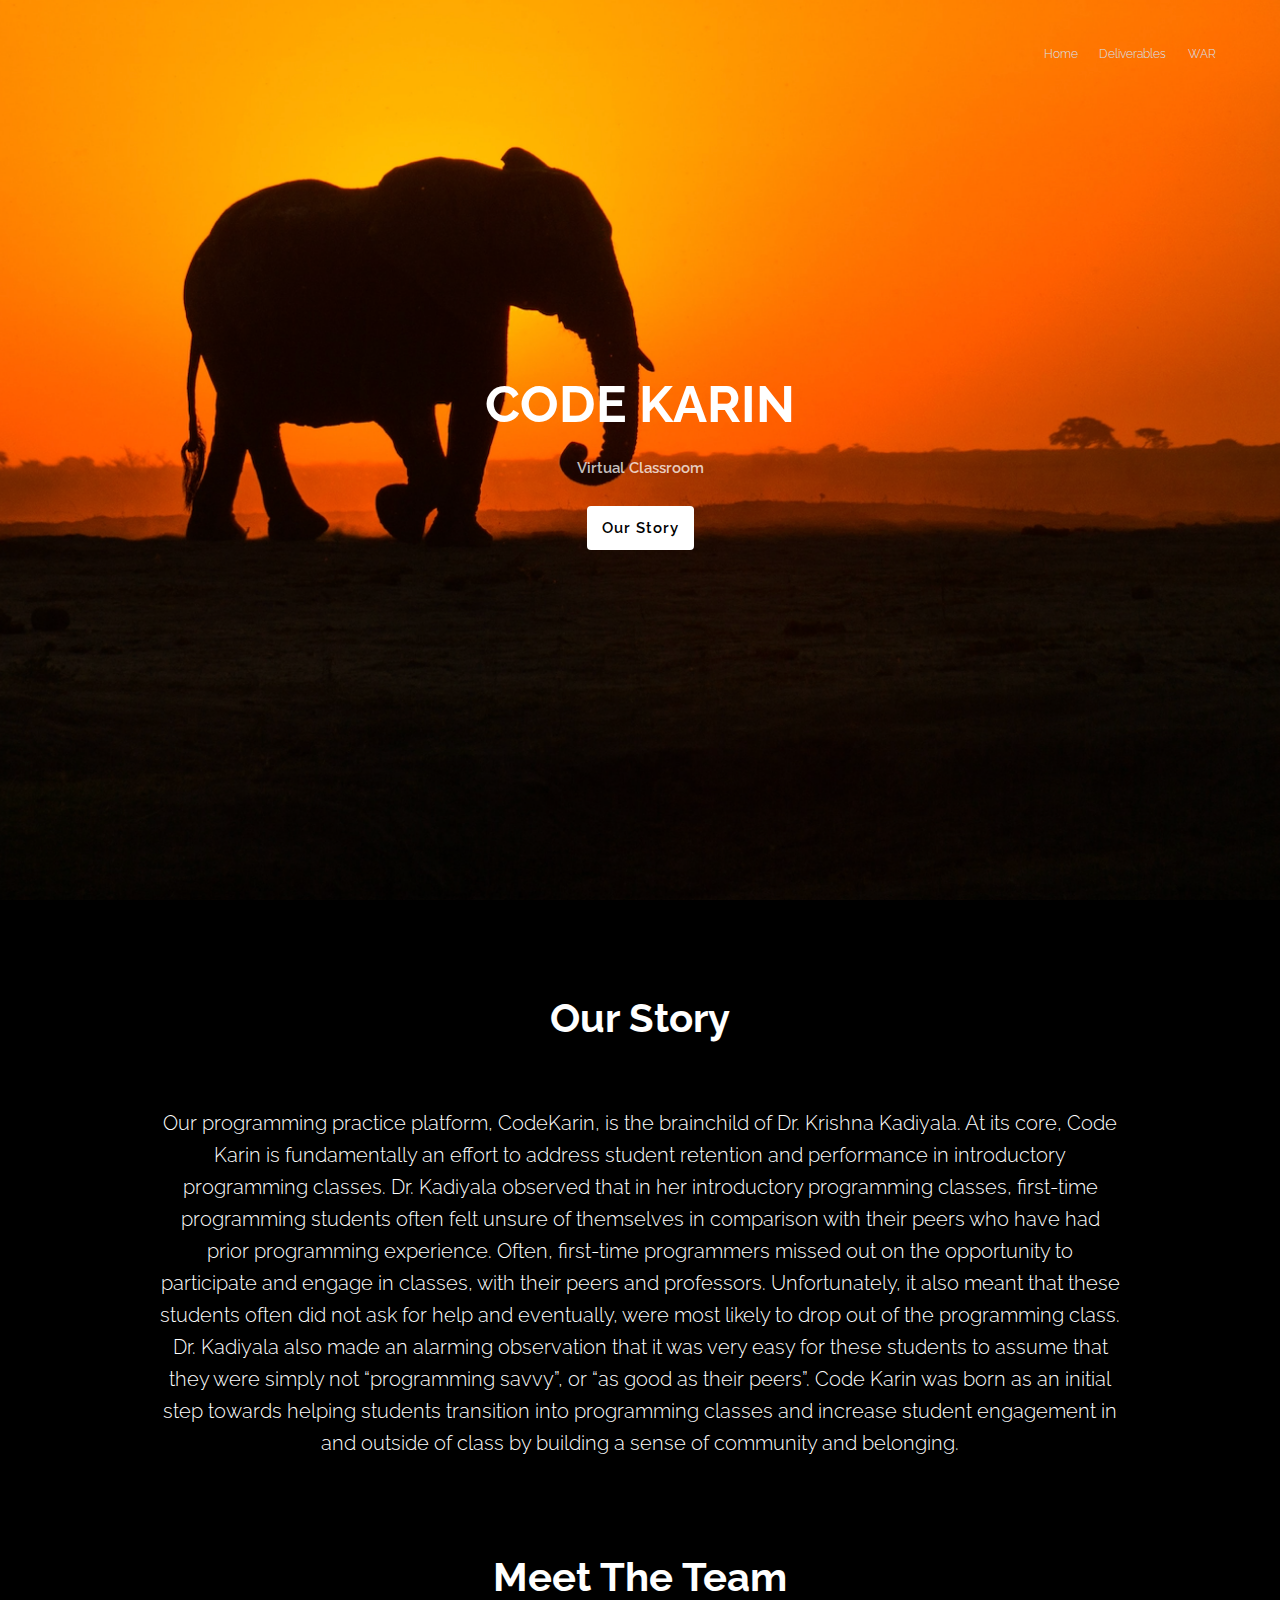
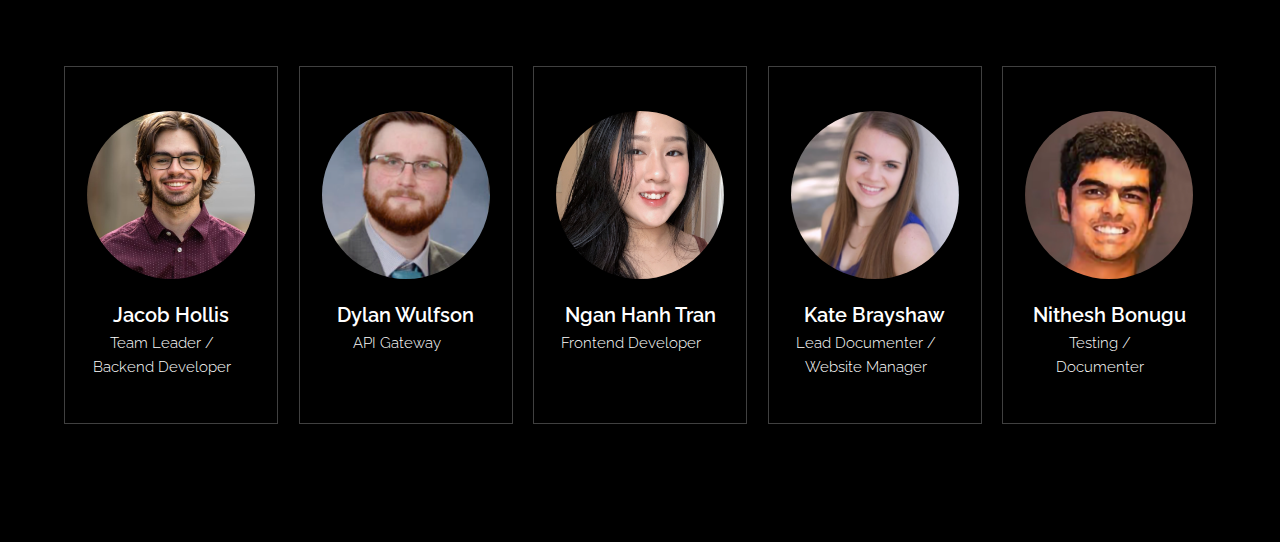
<file: index.html>
<!DOCTYPE HTML>
<!--
	Theory by TEMPLATED
	templated.co @templatedco
	Released for free under the Creative Commons Attribution 3.0 license (templated.co/license)
-->
<html>
	<head>
		<title>Code Karin</title>
		<meta charset="utf-8" />
		<meta name="viewport" content="width=device-width, initial-scale=1" />
		<link rel="stylesheet" href="./assets/css/main.css" />
	</head>
	<body>

		<!-- Header -->
			<header id="header">
				<div class="item-wrap">
					
					<nav id="nav">
						<a href="index.html">Home</a>
						<a href="deliverables.html">Deliverables</a>
						<a href="./assets/pdf/WAR/Weekly Activity Report.pdf">WAR</a>
					</nav>
					<a href="#navPanel" class="navPanelToggle"><span class="fa fa-bars"></span></a>
				</div>
			</header>

		<!-- Banner -->
			<section id="banner-main">
				<h1>Code Karin</h1>
				<p>Virtual Classroom</p>
				<a class="hero__action-btn" href="#ourStory">Our Story</a>
			</section>

		<!-- OUR STORY -->
		<section id="ourStory" class="wrapper style1 special">
			<header>
				<h2>Our Story</h2>
			</header>
			
			<p>Our programming practice platform, CodeKarin, is the brainchild of Dr. Krishna Kadiyala. At its core, Code Karin is fundamentally an effort to address student retention and performance in introductory programming classes. Dr. Kadiyala observed that in her introductory programming classes, first-time programming students often felt unsure of themselves in comparison with their peers who have had prior programming experience. Often, first-time programmers missed out on the opportunity to participate and engage in classes, with their peers and professors. Unfortunately, it also meant that these students often did not ask for help and eventually, were most likely to drop out of the programming class. Dr. Kadiyala also made an alarming observation that it was very easy for these students to assume that they were simply not “programming savvy”, or “as good as their peers”. Code Karin was born as an initial step towards helping students transition into programming classes and increase student engagement in and outside of class by building a sense of community and belonging.</p>
		</section>
		<!-- Meet the team -->
			<section id="second" class="wrapper style1 special">
				<div class="item-wrap">
					<header>
						<h2>Meet The Team</h2>
					</header>
					<div class="flex flex-5">
						<div class="box-item person">
							<div class="image circle">
								<img src="./assets/images/team lead_Backend Developer.png" alt="Person 1" />
							</div>
							<h3>Jacob Hollis</h3>
							<p>Team Leader / Backend Developer</p>
						</div>
						<div class="box-item person">
							<div class="image circle">
								<img src="./assets/images/API Gateway.png" alt="Person 2" />
							</div>
							<h3>Dylan Wulfson</h3>
							<p>API Gateway</p>
						</div>
						<div class="box-item person">
							<div class="image circle">
								<img src="./assets/images/Frontend Developer.png" alt="Person 3" />
							</div>
							<h3>Ngan Hanh Tran</h3>
							<p>Frontend Developer</p>
						</div>
						<div class="box-item person">
							<div class="image circle">
								<img src="./assets/images/Database.png" alt="Person 4" />
							</div>
							<h3>Kate Brayshaw</h3>
							<p>Lead Documenter / Website Manager</p>
						</div>
						<div class="box-item person">
							<div class="image circle">
								<img src="./assets/images/JUnit Testing.png" alt="Person 1" />
							</div>
							<h3>Nithesh Bonugu</h3>
							<p>Testing / Documenter</p>
						</div>
					</div>
				</div>
			</section>

		<!-- Scripts -->
			<script src="./assets/js/jquery.min.js"></script>
			<script src="./assets/js/skel.min.js"></script>
			<script src="./assets/js/util.js"></script>
			<script src="./assets/js/main.js"></script>
			<script>
				$(".hero__action-btn").on("click", function (e) {
					var i = $(this.getAttribute("href"));
					i.length &&
						(e.preventDefault(),
							$("html, body").animate(
								{
									scrollTop: i.offset().top,
								},
								600
							));
				});
			</script>
	</body>
</html>
</file>
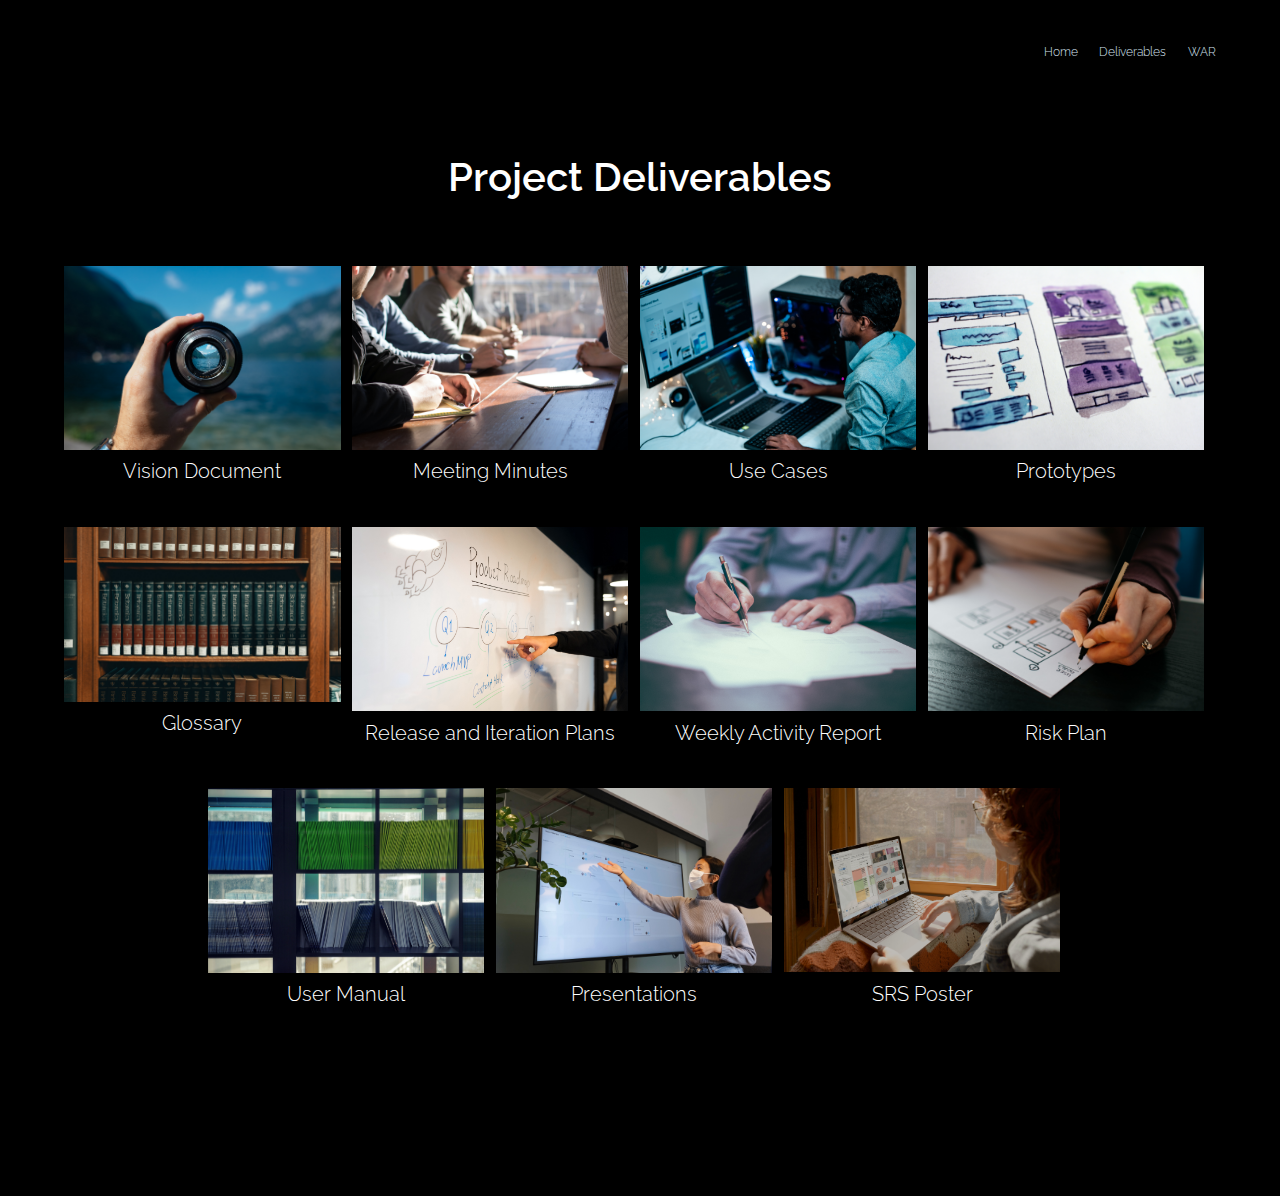
<file: deliverables.html>
<!DOCTYPE HTML>
<html>

<head>
	<title>Code Karin Deliverables</title>
	<meta charset="utf-8" />
	<meta name="viewport" content="width=device-width, initial-scale=1" />
	<link rel="stylesheet" href="./assets/css/main.css" />
</head>

<body class="subpage deliverable-page">

	<!-- Header -->
	<header id="header">
		<div class="item-wrap">
			<nav id="nav">
				<a href="index.html">Home</a>
				<a href="deliverables.html">Deliverables</a>
				<a href="./assets/pdf/WAR/Weekly Activity Report.pdf">WAR</a>
			</nav>
			<a href="#navPanel" class="navPanelToggle"><span class="fa fa-bars"></span></a>
		</div>
	</header>

	<!-- Three -->
	<section id="three" class="wrapper deliverable__section">
		<div class="item-wrap">
			<header class="align-center">
				<h2>Project Deliverables</h2>
			</header>

			<div class="flex flex-1">
				<article>
					<a href="./assets/pdf/2 Vision.docx.pdf">
						<div class="image fit">
							<img src="./assets/images/Deliverables/Vision/VisionDocument.jpg" alt="Pic 01" />
						</div>
						<header>
							<h3>Vision Document</h3>
						</header>
					</a>
				</article>
				<article>
					<a
						href="./assets/pdf/Meeting Minutes .xlsx.pdf">
						<div class="image fit">
							<img src="./assets/images/Deliverables/TeamMeetings/TeamMeeting.jpg" alt="Pic 01" />
						</div>
						<header>
							<h3>Meeting Minutes</h3>
						</header>
					</a>
				</article>
				<article>
					<a href="./assets/pdf/3 Use Cases.docx.pdf">
						<div class="image fit">
							<img src="./assets/images/Deliverables/Usecase/usecase.jpg" alt="Pic 02" />
						</div>
						<header>
							<h3>Use Cases</h3>
						</header>
					</a>
				</article>
				<article>
					<a href="./assets/pdf/Prototyping.docx.pdf">
						<div class="image fit">
							<img src="./assets/images/Deliverables/prototypes/prototypes.jpg" alt="Pic 01" />
						</div>
						<header>
							<h3>Prototypes</h3>
						</header>
					</a>
				</article>
				<article>
					<a href="./assets/pdf/1 Glossary.docx.pdf">
						<div class="image fit">
							<img src="./assets/images/Deliverables/Glossary/glossary.jpg" alt="Pic 01" />
						</div>
						<header>
							<h3>Glossary</h3>
						</header>
					</a>
				</article>
				<article>
					<a href="./assets/pdf/Iteration1-PLAN-3.pdf">
						<div class="image fit">
							<img src="./assets/images/Deliverables/ReleaseandIterationPlans/ReleaseandIterationPlans.jpg"
								alt="Pic 01" />
						</div>
						<header>
							<h3>Release and Iteration Plans</h3>
						</header>
					</a>
				</article>
				<article>
					<a
						href="./assets/pdf/2Weekly Activity Report.pdf">
						<div class="image fit">
							<img src="./assets/images/Deliverables/WAR/WeeklyActivityReports.jpg" alt="Pic 01" />
						</div>
						<header>
							<h3>Weekly Activity Report</h3>
						</header>
					</a>
				</article>
				
				<article>
					<a href="./assets/pdf/Risk Plan.pdf">
						<div class="image fit">
							<img src="./assets/images/Deliverables/Risk Plan/RiskPlan.jpg" alt="Pic 01" />
						</div>
						<header>
							<h3>Risk Plan</h3>
						</header>
					</a>
				</article>
				<article>
					<a href="./assets/pdf/4 User Manual.docx.pdf">
						<div class="image fit">
							<img src="./assets/images/Deliverables/ManualsandDocuments/ManualsandDocuments.jpg"
								alt="Pic 01" />
						</div>
						<header>
							<h3>User Manual</h3>
						</header>
					</a>
				</article>
				<!-- <article>
					<a href="https://docs.google.com/document/d/19sn8y2XqVtJMHaIcbmmHI-T3xwPUNKby9PwgZA79URE/edit ">
						<div class="image fit">
							<img src="./assets/images/Deliverables/ManualsandDocuments/DeveloperManual.jpg"
								alt="Pic 01" />
						</div>
						<header>
							<h3>Developer Manual</h3>
						</header>
					</a>
				</article> -->
				<article>
					<a href="./assets/pdf/Karin-SoftwareEngineering-Presentation.pdf">
					<div class="image fit">
						<img src="./assets/images/Deliverables/presentation/presentation.jpg" alt="Pic 01" />
					</div>
					<header>
						<h3>Presentations</h3>
					</header>
				</a>
				</article>
				<article>
					<a href="./assets/pdf/SRSPoster.pdf">
					<div class="image fit">
						<img src="./assets/images/Deliverables/presentation/SRSPoster.jpg" alt="Pic 01" />
					</div>
					<header>
						<h3>SRS Poster</h3>
					</header>
				</a>
				</article>

			</div>
		</div>
	</section>

	<script src="./assets/js/jquery.min.js"></script>
	<script src="./assets/js/skel.min.js"></script>
	<script src="./assets/js/util.js"></script>
	<script src="./assets/js/main.js"></script>
</body>

</html>
</file>
<file: assets/css/main.css>
@charset "UTF-8";
@import url(font-awesome.css);
@import "https://fonts.googleapis.com/css?family=Raleway:100,300,600";

/*
	Theory by TEMPLATED
	templated.co @templatedco
	Released for free under the Creative Commons Attribution 3.0 license (templated.co/license)
*/

/* Reset */

html,
body,
div,
span,
applet,
object,
iframe,
h1,
h2,
h3,
h4,
h5,
h6,
p,
blockquote,
pre,
a,
abbr,
acronym,
address,
big,
cite,
code,
del,
dfn,
em,
img,
ins,
kbd,
q,
s,
samp,
small,
strike,
strong,
sub,
sup,
tt,
var,
b,
u,
i,
center,
dl,
dt,
dd,
ol,
ul,
li,
fieldset,
form,
label,
legend,
table,
caption,
tbody,
tfoot,
thead,
tr,
th,
td,
article,
aside,
canvas,
details,
embed,
figure,
figcaption,
footer,
header,
hgroup,
menu,
nav,
output,
ruby,
section,
summary,
time,
mark,
audio,
video {
  margin: 0;
  padding: 0;
  border: 0;
  font-size: 100%;
  font: inherit;
  vertical-align: baseline;
}

article,
aside,
details,
figcaption,
figure,
footer,
header,
hgroup,
menu,
nav,
section {
  display: block;
}

body {
  line-height: 1;
}

ol,
ul {
  list-style: none;
}

blockquote,
q {
  quotes: none;
}

blockquote:before,
blockquote:after,
q:before,
q:after {
  content: "";
  content: none;
}

table {
  border-collapse: collapse;
  border-spacing: 0;
}

body {
  -webkit-text-size-adjust: none;
}

/* Box Model */

*,
*:before,
*:after {
  -moz-box-sizing: border-box;
  -webkit-box-sizing: border-box;
  box-sizing: border-box;
}

/* Containers */

.container {
  margin-left: auto;
  margin-right: auto;
}

.container.\31 25\25 {
  width: 100%;
  max-width: 100em;
  min-width: 80em;
}

.container.\37 5\25 {
  width: 60em;
}

.container.\35 0\25 {
  width: 40em;
}

.container.\32 5\25 {
  width: 20em;
}

.container {
  width: 80em;
}

@media screen and (max-width: 1680px) {
  .container.\31 25\25 {
    width: 100%;
    max-width: 100em;
    min-width: 80em;
  }

  .container.\37 5\25 {
    width: 60em;
  }

  .container.\35 0\25 {
    width: 40em;
  }

  .container.\32 5\25 {
    width: 20em;
  }

  .container {
    width: 80em;
  }
}

@media screen and (max-width: 1280px) {
  .container.\31 25\25 {
    width: 100%;
    max-width: 81.25em;
    min-width: 65em;
  }

  .container.\37 5\25 {
    width: 48.75em;
  }

  .container.\35 0\25 {
    width: 32.5em;
  }

  .container.\32 5\25 {
    width: 16.25em;
  }

  .container {
    width: 65em;
  }
}

@media screen and (max-width: 980px) {
  .container.\31 25\25 {
    width: 100%;
    max-width: 112.5%;
    min-width: 90%;
  }

  .container.\37 5\25 {
    width: 67.5%;
  }

  .container.\35 0\25 {
    width: 45%;
  }

  .container.\32 5\25 {
    width: 22.5%;
  }

  .container {
    width: 90%;
  }
}

@media screen and (max-width: 736px) {
  .container.\31 25\25 {
    width: 100%;
    max-width: 112.5%;
    min-width: 90%;
  }

  .container.\37 5\25 {
    width: 67.5%;
  }

  .container.\35 0\25 {
    width: 45%;
  }

  .container.\32 5\25 {
    width: 22.5%;
  }

  .container {
    width: 90% !important;
  }
}

@media screen and (max-width: 480px) {
  .container.\31 25\25 {
    width: 100%;
    max-width: 112.5%;
    min-width: 90%;
  }

  .container.\37 5\25 {
    width: 67.5%;
  }

  .container.\35 0\25 {
    width: 45%;
  }

  .container.\32 5\25 {
    width: 22.5%;
  }

  .container {
    width: 90% !important;
  }
}

/* Grid */

.row {
  border-bottom: solid 1px transparent;
  -moz-box-sizing: border-box;
  -webkit-box-sizing: border-box;
  box-sizing: border-box;
}

.row > * {
  float: left;
  -moz-box-sizing: border-box;
  -webkit-box-sizing: border-box;
  box-sizing: border-box;
}

.row:after,
.row:before {
  content: "";
  display: block;
  clear: both;
  height: 0;
}

.row.uniform > * > :first-child {
  margin-top: 0;
}

.row.uniform > * > :last-child {
  margin-bottom: 0;
}

.row.\30 \25 > * {
  padding: 0 0 0 0em;
}

.row.\30 \25 {
  margin: 0 0 -1px 0em;
}

.row.uniform.\30 \25 > * {
  padding: 0em 0 0 0em;
}

.row.uniform.\30 \25 {
  margin: 0em 0 -1px 0em;
}

.row > * {
  padding: 0 0 0 2em;
}

.row {
  margin: 0 0 -1px -2em;
}

.row.uniform > * {
  padding: 2em 0 0 2em;
}

.row.uniform {
  margin: -2em 0 -1px -2em;
}

.row.\32 00\25 > * {
  padding: 0 0 0 4em;
}

.row.\32 00\25 {
  margin: 0 0 -1px -4em;
}

.row.uniform.\32 00\25 > * {
  padding: 4em 0 0 4em;
}

.row.uniform.\32 00\25 {
  margin: -4em 0 -1px -4em;
}

.row.\31 50\25 > * {
  padding: 0 0 0 3em;
}

.row.\31 50\25 {
  margin: 0 0 -1px -3em;
}

.row.uniform.\31 50\25 > * {
  padding: 3em 0 0 3em;
}

.row.uniform.\31 50\25 {
  margin: -3em 0 -1px -3em;
}

.row.\35 0\25 > * {
  padding: 0 0 0 1em;
}

.row.\35 0\25 {
  margin: 0 0 -1px -1em;
}

.row.uniform.\35 0\25 > * {
  padding: 1em 0 0 1em;
}

.row.uniform.\35 0\25 {
  margin: -1em 0 -1px -1em;
}

.row.\32 5\25 > * {
  padding: 0 0 0 0.5em;
}

.row.\32 5\25 {
  margin: 0 0 -1px -0.5em;
}

.row.uniform.\32 5\25 > * {
  padding: 0.5em 0 0 0.5em;
}

.row.uniform.\32 5\25 {
  margin: -0.5em 0 -1px -0.5em;
}

.\31 2u,
.\31 2u\24 {
  width: 100%;
  clear: none;
  margin-left: 0;
}

.\31 1u,
.\31 1u\24 {
  width: 91.6666666667%;
  clear: none;
  margin-left: 0;
}

.\31 0u,
.\31 0u\24 {
  width: 83.3333333333%;
  clear: none;
  margin-left: 0;
}

.\39 u,
.\39 u\24 {
  width: 75%;
  clear: none;
  margin-left: 0;
}

.\38 u,
.\38 u\24 {
  width: 66.6666666667%;
  clear: none;
  margin-left: 0;
}

.\37 u,
.\37 u\24 {
  width: 58.3333333333%;
  clear: none;
  margin-left: 0;
}

.\36 u,
.\36 u\24 {
  width: 50%;
  clear: none;
  margin-left: 0;
}

.\35 u,
.\35 u\24 {
  width: 41.6666666667%;
  clear: none;
  margin-left: 0;
}

.\34 u,
.\34 u\24 {
  width: 33.3333333333%;
  clear: none;
  margin-left: 0;
}

.\33 u,
.\33 u\24 {
  width: 25%;
  clear: none;
  margin-left: 0;
}

.\32 u,
.\32 u\24 {
  width: 16.6666666667%;
  clear: none;
  margin-left: 0;
}

.\31 u,
.\31 u\24 {
  width: 8.3333333333%;
  clear: none;
  margin-left: 0;
}

.\31 2u\24 + *,
.\31 1u\24 + *,
.\31 0u\24 + *,
.\39 u\24 + *,
.\38 u\24 + *,
.\37 u\24 + *,
.\36 u\24 + *,
.\35 u\24 + *,
.\34 u\24 + *,
.\33 u\24 + *,
.\32 u\24 + *,
.\31 u\24 + * {
  clear: left;
}

.\-11u {
  margin-left: 91.66667%;
}

.\-10u {
  margin-left: 83.33333%;
}

.\-9u {
  margin-left: 75%;
}

.\-8u {
  margin-left: 66.66667%;
}

.\-7u {
  margin-left: 58.33333%;
}

.\-6u {
  margin-left: 50%;
}

.\-5u {
  margin-left: 41.66667%;
}

.\-4u {
  margin-left: 33.33333%;
}

.\-3u {
  margin-left: 25%;
}

.\-2u {
  margin-left: 16.66667%;
}

.\-1u {
  margin-left: 8.33333%;
}

@media screen and (max-width: 1680px) {
  .row > * {
    padding: 0 0 0 2em;
  }

  .row {
    margin: 0 0 -1px -2em;
  }

  .row.uniform > * {
    padding: 2em 0 0 2em;
  }

  .row.uniform {
    margin: -2em 0 -1px -2em;
  }

  .row.\32 00\25 > * {
    padding: 0 0 0 4em;
  }

  .row.\32 00\25 {
    margin: 0 0 -1px -4em;
  }

  .row.uniform.\32 00\25 > * {
    padding: 4em 0 0 4em;
  }

  .row.uniform.\32 00\25 {
    margin: -4em 0 -1px -4em;
  }

  .row.\31 50\25 > * {
    padding: 0 0 0 3em;
  }

  .row.\31 50\25 {
    margin: 0 0 -1px -3em;
  }

  .row.uniform.\31 50\25 > * {
    padding: 3em 0 0 3em;
  }

  .row.uniform.\31 50\25 {
    margin: -3em 0 -1px -3em;
  }

  .row.\35 0\25 > * {
    padding: 0 0 0 1em;
  }

  .row.\35 0\25 {
    margin: 0 0 -1px -1em;
  }

  .row.uniform.\35 0\25 > * {
    padding: 1em 0 0 1em;
  }

  .row.uniform.\35 0\25 {
    margin: -1em 0 -1px -1em;
  }

  .row.\32 5\25 > * {
    padding: 0 0 0 0.5em;
  }

  .row.\32 5\25 {
    margin: 0 0 -1px -0.5em;
  }

  .row.uniform.\32 5\25 > * {
    padding: 0.5em 0 0 0.5em;
  }

  .row.uniform.\32 5\25 {
    margin: -0.5em 0 -1px -0.5em;
  }

  .\31 2u\28xlarge\29,
  .\31 2u\24\28xlarge\29 {
    width: 100%;
    clear: none;
    margin-left: 0;
  }

  .\31 1u\28xlarge\29,
  .\31 1u\24\28xlarge\29 {
    width: 91.6666666667%;
    clear: none;
    margin-left: 0;
  }

  .\31 0u\28xlarge\29,
  .\31 0u\24\28xlarge\29 {
    width: 83.3333333333%;
    clear: none;
    margin-left: 0;
  }

  .\39 u\28xlarge\29,
  .\39 u\24\28xlarge\29 {
    width: 75%;
    clear: none;
    margin-left: 0;
  }

  .\38 u\28xlarge\29,
  .\38 u\24\28xlarge\29 {
    width: 66.6666666667%;
    clear: none;
    margin-left: 0;
  }

  .\37 u\28xlarge\29,
  .\37 u\24\28xlarge\29 {
    width: 58.3333333333%;
    clear: none;
    margin-left: 0;
  }

  .\36 u\28xlarge\29,
  .\36 u\24\28xlarge\29 {
    width: 50%;
    clear: none;
    margin-left: 0;
  }

  .\35 u\28xlarge\29,
  .\35 u\24\28xlarge\29 {
    width: 41.6666666667%;
    clear: none;
    margin-left: 0;
  }

  .\34 u\28xlarge\29,
  .\34 u\24\28xlarge\29 {
    width: 33.3333333333%;
    clear: none;
    margin-left: 0;
  }

  .\33 u\28xlarge\29,
  .\33 u\24\28xlarge\29 {
    width: 25%;
    clear: none;
    margin-left: 0;
  }

  .\32 u\28xlarge\29,
  .\32 u\24\28xlarge\29 {
    width: 16.6666666667%;
    clear: none;
    margin-left: 0;
  }

  .\31 u\28xlarge\29,
  .\31 u\24\28xlarge\29 {
    width: 8.3333333333%;
    clear: none;
    margin-left: 0;
  }

  .\31 2u\24\28xlarge\29 + *,
  .\31 1u\24\28xlarge\29 + *,
  .\31 0u\24\28xlarge\29 + *,
  .\39 u\24\28xlarge\29 + *,
  .\38 u\24\28xlarge\29 + *,
  .\37 u\24\28xlarge\29 + *,
  .\36 u\24\28xlarge\29 + *,
  .\35 u\24\28xlarge\29 + *,
  .\34 u\24\28xlarge\29 + *,
  .\33 u\24\28xlarge\29 + *,
  .\32 u\24\28xlarge\29 + *,
  .\31 u\24\28xlarge\29 + * {
    clear: left;
  }

  .\-11u\28xlarge\29 {
    margin-left: 91.66667%;
  }

  .\-10u\28xlarge\29 {
    margin-left: 83.33333%;
  }

  .\-9u\28xlarge\29 {
    margin-left: 75%;
  }

  .\-8u\28xlarge\29 {
    margin-left: 66.66667%;
  }

  .\-7u\28xlarge\29 {
    margin-left: 58.33333%;
  }

  .\-6u\28xlarge\29 {
    margin-left: 50%;
  }

  .\-5u\28xlarge\29 {
    margin-left: 41.66667%;
  }

  .\-4u\28xlarge\29 {
    margin-left: 33.33333%;
  }

  .\-3u\28xlarge\29 {
    margin-left: 25%;
  }

  .\-2u\28xlarge\29 {
    margin-left: 16.66667%;
  }

  .\-1u\28xlarge\29 {
    margin-left: 8.33333%;
  }
}

@media screen and (max-width: 1280px) {
  .row > * {
    padding: 0 0 0 1.5em;
  }

  .row {
    margin: 0 0 -1px -1.5em;
  }

  .row.uniform > * {
    padding: 1.5em 0 0 1.5em;
  }

  .row.uniform {
    margin: -1.5em 0 -1px -1.5em;
  }

  .row.\32 00\25 > * {
    padding: 0 0 0 3em;
  }

  .row.\32 00\25 {
    margin: 0 0 -1px -3em;
  }

  .row.uniform.\32 00\25 > * {
    padding: 3em 0 0 3em;
  }

  .row.uniform.\32 00\25 {
    margin: -3em 0 -1px -3em;
  }

  .row.\31 50\25 > * {
    padding: 0 0 0 2.25em;
  }

  .row.\31 50\25 {
    margin: 0 0 -1px -2.25em;
  }

  .row.uniform.\31 50\25 > * {
    padding: 2.25em 0 0 2.25em;
  }

  .row.uniform.\31 50\25 {
    margin: -2.25em 0 -1px -2.25em;
  }

  .row.\35 0\25 > * {
    padding: 0 0 0 0.75em;
  }

  .row.\35 0\25 {
    margin: 0 0 -1px -0.75em;
  }

  .row.uniform.\35 0\25 > * {
    padding: 0.75em 0 0 0.75em;
  }

  .row.uniform.\35 0\25 {
    margin: -0.75em 0 -1px -0.75em;
  }

  .row.\32 5\25 > * {
    padding: 0 0 0 0.375em;
  }

  .row.\32 5\25 {
    margin: 0 0 -1px -0.375em;
  }

  .row.uniform.\32 5\25 > * {
    padding: 0.375em 0 0 0.375em;
  }

  .row.uniform.\32 5\25 {
    margin: -0.375em 0 -1px -0.375em;
  }

  .\31 2u\28large\29,
  .\31 2u\24\28large\29 {
    width: 100%;
    clear: none;
    margin-left: 0;
  }

  .\31 1u\28large\29,
  .\31 1u\24\28large\29 {
    width: 91.6666666667%;
    clear: none;
    margin-left: 0;
  }

  .\31 0u\28large\29,
  .\31 0u\24\28large\29 {
    width: 83.3333333333%;
    clear: none;
    margin-left: 0;
  }

  .\39 u\28large\29,
  .\39 u\24\28large\29 {
    width: 75%;
    clear: none;
    margin-left: 0;
  }

  .\38 u\28large\29,
  .\38 u\24\28large\29 {
    width: 66.6666666667%;
    clear: none;
    margin-left: 0;
  }

  .\37 u\28large\29,
  .\37 u\24\28large\29 {
    width: 58.3333333333%;
    clear: none;
    margin-left: 0;
  }

  .\36 u\28large\29,
  .\36 u\24\28large\29 {
    width: 50%;
    clear: none;
    margin-left: 0;
  }

  .\35 u\28large\29,
  .\35 u\24\28large\29 {
    width: 41.6666666667%;
    clear: none;
    margin-left: 0;
  }

  .\34 u\28large\29,
  .\34 u\24\28large\29 {
    width: 33.3333333333%;
    clear: none;
    margin-left: 0;
  }

  .\33 u\28large\29,
  .\33 u\24\28large\29 {
    width: 25%;
    clear: none;
    margin-left: 0;
  }

  .\32 u\28large\29,
  .\32 u\24\28large\29 {
    width: 16.6666666667%;
    clear: none;
    margin-left: 0;
  }

  .\31 u\28large\29,
  .\31 u\24\28large\29 {
    width: 8.3333333333%;
    clear: none;
    margin-left: 0;
  }

  .\31 2u\24\28large\29 + *,
  .\31 1u\24\28large\29 + *,
  .\31 0u\24\28large\29 + *,
  .\39 u\24\28large\29 + *,
  .\38 u\24\28large\29 + *,
  .\37 u\24\28large\29 + *,
  .\36 u\24\28large\29 + *,
  .\35 u\24\28large\29 + *,
  .\34 u\24\28large\29 + *,
  .\33 u\24\28large\29 + *,
  .\32 u\24\28large\29 + *,
  .\31 u\24\28large\29 + * {
    clear: left;
  }

  .\-11u\28large\29 {
    margin-left: 91.66667%;
  }

  .\-10u\28large\29 {
    margin-left: 83.33333%;
  }

  .\-9u\28large\29 {
    margin-left: 75%;
  }

  .\-8u\28large\29 {
    margin-left: 66.66667%;
  }

  .\-7u\28large\29 {
    margin-left: 58.33333%;
  }

  .\-6u\28large\29 {
    margin-left: 50%;
  }

  .\-5u\28large\29 {
    margin-left: 41.66667%;
  }

  .\-4u\28large\29 {
    margin-left: 33.33333%;
  }

  .\-3u\28large\29 {
    margin-left: 25%;
  }

  .\-2u\28large\29 {
    margin-left: 16.66667%;
  }

  .\-1u\28large\29 {
    margin-left: 8.33333%;
  }
}

@media screen and (max-width: 980px) {
  .row > * {
    padding: 0 0 0 1.5em;
  }

  .row {
    margin: 0 0 -1px -1.5em;
  }

  .row.uniform > * {
    padding: 1.5em 0 0 1.5em;
  }

  .row.uniform {
    margin: -1.5em 0 -1px -1.5em;
  }

  .row.\32 00\25 > * {
    padding: 0 0 0 3em;
  }

  .row.\32 00\25 {
    margin: 0 0 -1px -3em;
  }

  .row.uniform.\32 00\25 > * {
    padding: 3em 0 0 3em;
  }

  .row.uniform.\32 00\25 {
    margin: -3em 0 -1px -3em;
  }

  .row.\31 50\25 > * {
    padding: 0 0 0 2.25em;
  }

  .row.\31 50\25 {
    margin: 0 0 -1px -2.25em;
  }

  .row.uniform.\31 50\25 > * {
    padding: 2.25em 0 0 2.25em;
  }

  .row.uniform.\31 50\25 {
    margin: -2.25em 0 -1px -2.25em;
  }

  .row.\35 0\25 > * {
    padding: 0 0 0 0.75em;
  }

  .row.\35 0\25 {
    margin: 0 0 -1px -0.75em;
  }

  .row.uniform.\35 0\25 > * {
    padding: 0.75em 0 0 0.75em;
  }

  .row.uniform.\35 0\25 {
    margin: -0.75em 0 -1px -0.75em;
  }

  .row.\32 5\25 > * {
    padding: 0 0 0 0.375em;
  }

  .row.\32 5\25 {
    margin: 0 0 -1px -0.375em;
  }

  .row.uniform.\32 5\25 > * {
    padding: 0.375em 0 0 0.375em;
  }

  .row.uniform.\32 5\25 {
    margin: -0.375em 0 -1px -0.375em;
  }

  .\31 2u\28medium\29,
  .\31 2u\24\28medium\29 {
    width: 100%;
    clear: none;
    margin-left: 0;
  }

  .\31 1u\28medium\29,
  .\31 1u\24\28medium\29 {
    width: 91.6666666667%;
    clear: none;
    margin-left: 0;
  }

  .\31 0u\28medium\29,
  .\31 0u\24\28medium\29 {
    width: 83.3333333333%;
    clear: none;
    margin-left: 0;
  }

  .\39 u\28medium\29,
  .\39 u\24\28medium\29 {
    width: 75%;
    clear: none;
    margin-left: 0;
  }

  .\38 u\28medium\29,
  .\38 u\24\28medium\29 {
    width: 66.6666666667%;
    clear: none;
    margin-left: 0;
  }

  .\37 u\28medium\29,
  .\37 u\24\28medium\29 {
    width: 58.3333333333%;
    clear: none;
    margin-left: 0;
  }

  .\36 u\28medium\29,
  .\36 u\24\28medium\29 {
    width: 50%;
    clear: none;
    margin-left: 0;
  }

  .\35 u\28medium\29,
  .\35 u\24\28medium\29 {
    width: 41.6666666667%;
    clear: none;
    margin-left: 0;
  }

  .\34 u\28medium\29,
  .\34 u\24\28medium\29 {
    width: 33.3333333333%;
    clear: none;
    margin-left: 0;
  }

  .\33 u\28medium\29,
  .\33 u\24\28medium\29 {
    width: 25%;
    clear: none;
    margin-left: 0;
  }

  .\32 u\28medium\29,
  .\32 u\24\28medium\29 {
    width: 16.6666666667%;
    clear: none;
    margin-left: 0;
  }

  .\31 u\28medium\29,
  .\31 u\24\28medium\29 {
    width: 8.3333333333%;
    clear: none;
    margin-left: 0;
  }

  .\31 2u\24\28medium\29 + *,
  .\31 1u\24\28medium\29 + *,
  .\31 0u\24\28medium\29 + *,
  .\39 u\24\28medium\29 + *,
  .\38 u\24\28medium\29 + *,
  .\37 u\24\28medium\29 + *,
  .\36 u\24\28medium\29 + *,
  .\35 u\24\28medium\29 + *,
  .\34 u\24\28medium\29 + *,
  .\33 u\24\28medium\29 + *,
  .\32 u\24\28medium\29 + *,
  .\31 u\24\28medium\29 + * {
    clear: left;
  }

  .\-11u\28medium\29 {
    margin-left: 91.66667%;
  }

  .\-10u\28medium\29 {
    margin-left: 83.33333%;
  }

  .\-9u\28medium\29 {
    margin-left: 75%;
  }

  .\-8u\28medium\29 {
    margin-left: 66.66667%;
  }

  .\-7u\28medium\29 {
    margin-left: 58.33333%;
  }

  .\-6u\28medium\29 {
    margin-left: 50%;
  }

  .\-5u\28medium\29 {
    margin-left: 41.66667%;
  }

  .\-4u\28medium\29 {
    margin-left: 33.33333%;
  }

  .\-3u\28medium\29 {
    margin-left: 25%;
  }

  .\-2u\28medium\29 {
    margin-left: 16.66667%;
  }

  .\-1u\28medium\29 {
    margin-left: 8.33333%;
  }
}

@media screen and (max-width: 736px) {
  .row > * {
    padding: 0 0 0 1.25em;
  }

  .row {
    margin: 0 0 -1px -1.25em;
  }

  .row.uniform > * {
    padding: 1.25em 0 0 1.25em;
  }

  .row.uniform {
    margin: -1.25em 0 -1px -1.25em;
  }

  .row.\32 00\25 > * {
    padding: 0 0 0 2.5em;
  }

  .row.\32 00\25 {
    margin: 0 0 -1px -2.5em;
  }

  .row.uniform.\32 00\25 > * {
    padding: 2.5em 0 0 2.5em;
  }

  .row.uniform.\32 00\25 {
    margin: -2.5em 0 -1px -2.5em;
  }

  .row.\31 50\25 > * {
    padding: 0 0 0 1.875em;
  }

  .row.\31 50\25 {
    margin: 0 0 -1px -1.875em;
  }

  .row.uniform.\31 50\25 > * {
    padding: 1.875em 0 0 1.875em;
  }

  .row.uniform.\31 50\25 {
    margin: -1.875em 0 -1px -1.875em;
  }

  .row.\35 0\25 > * {
    padding: 0 0 0 0.625em;
  }

  .row.\35 0\25 {
    margin: 0 0 -1px -0.625em;
  }

  .row.uniform.\35 0\25 > * {
    padding: 0.625em 0 0 0.625em;
  }

  .row.uniform.\35 0\25 {
    margin: -0.625em 0 -1px -0.625em;
  }

  .row.\32 5\25 > * {
    padding: 0 0 0 0.3125em;
  }

  .row.\32 5\25 {
    margin: 0 0 -1px -0.3125em;
  }

  .row.uniform.\32 5\25 > * {
    padding: 0.3125em 0 0 0.3125em;
  }

  .row.uniform.\32 5\25 {
    margin: -0.3125em 0 -1px -0.3125em;
  }

  .\31 2u\28small\29,
  .\31 2u\24\28small\29 {
    width: 100%;
    clear: none;
    margin-left: 0;
  }

  .\31 1u\28small\29,
  .\31 1u\24\28small\29 {
    width: 91.6666666667%;
    clear: none;
    margin-left: 0;
  }

  .\31 0u\28small\29,
  .\31 0u\24\28small\29 {
    width: 83.3333333333%;
    clear: none;
    margin-left: 0;
  }

  .\39 u\28small\29,
  .\39 u\24\28small\29 {
    width: 75%;
    clear: none;
    margin-left: 0;
  }

  .\38 u\28small\29,
  .\38 u\24\28small\29 {
    width: 66.6666666667%;
    clear: none;
    margin-left: 0;
  }

  .\37 u\28small\29,
  .\37 u\24\28small\29 {
    width: 58.3333333333%;
    clear: none;
    margin-left: 0;
  }

  .\36 u\28small\29,
  .\36 u\24\28small\29 {
    width: 50%;
    clear: none;
    margin-left: 0;
  }

  .\35 u\28small\29,
  .\35 u\24\28small\29 {
    width: 41.6666666667%;
    clear: none;
    margin-left: 0;
  }

  .\34 u\28small\29,
  .\34 u\24\28small\29 {
    width: 33.3333333333%;
    clear: none;
    margin-left: 0;
  }

  .\33 u\28small\29,
  .\33 u\24\28small\29 {
    width: 25%;
    clear: none;
    margin-left: 0;
  }

  .\32 u\28small\29,
  .\32 u\24\28small\29 {
    width: 16.6666666667%;
    clear: none;
    margin-left: 0;
  }

  .\31 u\28small\29,
  .\31 u\24\28small\29 {
    width: 8.3333333333%;
    clear: none;
    margin-left: 0;
  }

  .\31 2u\24\28small\29 + *,
  .\31 1u\24\28small\29 + *,
  .\31 0u\24\28small\29 + *,
  .\39 u\24\28small\29 + *,
  .\38 u\24\28small\29 + *,
  .\37 u\24\28small\29 + *,
  .\36 u\24\28small\29 + *,
  .\35 u\24\28small\29 + *,
  .\34 u\24\28small\29 + *,
  .\33 u\24\28small\29 + *,
  .\32 u\24\28small\29 + *,
  .\31 u\24\28small\29 + * {
    clear: left;
  }

  .\-11u\28small\29 {
    margin-left: 91.66667%;
  }

  .\-10u\28small\29 {
    margin-left: 83.33333%;
  }

  .\-9u\28small\29 {
    margin-left: 75%;
  }

  .\-8u\28small\29 {
    margin-left: 66.66667%;
  }

  .\-7u\28small\29 {
    margin-left: 58.33333%;
  }

  .\-6u\28small\29 {
    margin-left: 50%;
  }

  .\-5u\28small\29 {
    margin-left: 41.66667%;
  }

  .\-4u\28small\29 {
    margin-left: 33.33333%;
  }

  .\-3u\28small\29 {
    margin-left: 25%;
  }

  .\-2u\28small\29 {
    margin-left: 16.66667%;
  }

  .\-1u\28small\29 {
    margin-left: 8.33333%;
  }
}

@media screen and (max-width: 480px) {
  .row > * {
    padding: 0 0 0 1.25em;
  }

  .row {
    margin: 0 0 -1px -1.25em;
  }

  .row.uniform > * {
    padding: 1.25em 0 0 1.25em;
  }

  .row.uniform {
    margin: -1.25em 0 -1px -1.25em;
  }

  .row.\32 00\25 > * {
    padding: 0 0 0 2.5em;
  }

  .row.\32 00\25 {
    margin: 0 0 -1px -2.5em;
  }

  .row.uniform.\32 00\25 > * {
    padding: 2.5em 0 0 2.5em;
  }

  .row.uniform.\32 00\25 {
    margin: -2.5em 0 -1px -2.5em;
  }

  .row.\31 50\25 > * {
    padding: 0 0 0 1.875em;
  }

  .row.\31 50\25 {
    margin: 0 0 -1px -1.875em;
  }

  .row.uniform.\31 50\25 > * {
    padding: 1.875em 0 0 1.875em;
  }

  .row.uniform.\31 50\25 {
    margin: -1.875em 0 -1px -1.875em;
  }

  .row.\35 0\25 > * {
    padding: 0 0 0 0.625em;
  }

  .row.\35 0\25 {
    margin: 0 0 -1px -0.625em;
  }

  .row.uniform.\35 0\25 > * {
    padding: 0.625em 0 0 0.625em;
  }

  .row.uniform.\35 0\25 {
    margin: -0.625em 0 -1px -0.625em;
  }

  .row.\32 5\25 > * {
    padding: 0 0 0 0.3125em;
  }

  .row.\32 5\25 {
    margin: 0 0 -1px -0.3125em;
  }

  .row.uniform.\32 5\25 > * {
    padding: 0.3125em 0 0 0.3125em;
  }

  .row.uniform.\32 5\25 {
    margin: -0.3125em 0 -1px -0.3125em;
  }

  .\31 2u\28xsmall\29,
  .\31 2u\24\28xsmall\29 {
    width: 100%;
    clear: none;
    margin-left: 0;
  }

  .\31 1u\28xsmall\29,
  .\31 1u\24\28xsmall\29 {
    width: 91.6666666667%;
    clear: none;
    margin-left: 0;
  }

  .\31 0u\28xsmall\29,
  .\31 0u\24\28xsmall\29 {
    width: 83.3333333333%;
    clear: none;
    margin-left: 0;
  }

  .\39 u\28xsmall\29,
  .\39 u\24\28xsmall\29 {
    width: 75%;
    clear: none;
    margin-left: 0;
  }

  .\38 u\28xsmall\29,
  .\38 u\24\28xsmall\29 {
    width: 66.6666666667%;
    clear: none;
    margin-left: 0;
  }

  .\37 u\28xsmall\29,
  .\37 u\24\28xsmall\29 {
    width: 58.3333333333%;
    clear: none;
    margin-left: 0;
  }

  .\36 u\28xsmall\29,
  .\36 u\24\28xsmall\29 {
    width: 50%;
    clear: none;
    margin-left: 0;
  }

  .\35 u\28xsmall\29,
  .\35 u\24\28xsmall\29 {
    width: 41.6666666667%;
    clear: none;
    margin-left: 0;
  }

  .\34 u\28xsmall\29,
  .\34 u\24\28xsmall\29 {
    width: 33.3333333333%;
    clear: none;
    margin-left: 0;
  }

  .\33 u\28xsmall\29,
  .\33 u\24\28xsmall\29 {
    width: 25%;
    clear: none;
    margin-left: 0;
  }

  .\32 u\28xsmall\29,
  .\32 u\24\28xsmall\29 {
    width: 16.6666666667%;
    clear: none;
    margin-left: 0;
  }

  .\31 u\28xsmall\29,
  .\31 u\24\28xsmall\29 {
    width: 8.3333333333%;
    clear: none;
    margin-left: 0;
  }

  .\31 2u\24\28xsmall\29 + *,
  .\31 1u\24\28xsmall\29 + *,
  .\31 0u\24\28xsmall\29 + *,
  .\39 u\24\28xsmall\29 + *,
  .\38 u\24\28xsmall\29 + *,
  .\37 u\24\28xsmall\29 + *,
  .\36 u\24\28xsmall\29 + *,
  .\35 u\24\28xsmall\29 + *,
  .\34 u\24\28xsmall\29 + *,
  .\33 u\24\28xsmall\29 + *,
  .\32 u\24\28xsmall\29 + *,
  .\31 u\24\28xsmall\29 + * {
    clear: left;
  }

  .\-11u\28xsmall\29 {
    margin-left: 91.66667%;
  }

  .\-10u\28xsmall\29 {
    margin-left: 83.33333%;
  }

  .\-9u\28xsmall\29 {
    margin-left: 75%;
  }

  .\-8u\28xsmall\29 {
    margin-left: 66.66667%;
  }

  .\-7u\28xsmall\29 {
    margin-left: 58.33333%;
  }

  .\-6u\28xsmall\29 {
    margin-left: 50%;
  }

  .\-5u\28xsmall\29 {
    margin-left: 41.66667%;
  }

  .\-4u\28xsmall\29 {
    margin-left: 33.33333%;
  }

  .\-3u\28xsmall\29 {
    margin-left: 25%;
  }

  .\-2u\28xsmall\29 {
    margin-left: 16.66667%;
  }

  .\-1u\28xsmall\29 {
    margin-left: 8.33333%;
  }
}

/* Basic */

@-ms-viewport {
  width: device-width;
}

body {
  -ms-overflow-style: scrollbar;
}

@media screen and (max-width: 480px) {
  html,
  body {
    min-width: 320px;
  }
}

body {
  background: #fff;
}

body.is-loading *,
body.is-loading *:before,
body.is-loading *:after {
  -moz-animation: none !important;
  -webkit-animation: none !important;
  -ms-animation: none !important;
  animation: none !important;
  -moz-transition: none !important;
  -webkit-transition: none !important;
  -ms-transition: none !important;
  transition: none !important;
}

/* Type */

body,
input,
select,
textarea {
  color: #9a9a9a;
  font-family: "Raleway", Arial, Helvetica, sans-serif;
  font-size: 13pt;
  font-weight: 300;
  line-height: 1.65;
}

@media screen and (max-width: 1680px) {
  body,
  input,
  select,
  textarea {
    font-size: 11pt;
  }
}

@media screen and (max-width: 1280px) {
  body,
  input,
  select,
  textarea {
    font-size: 11pt;
  }
}

@media screen and (max-width: 980px) {
  body,
  input,
  select,
  textarea {
    font-size: 12pt;
  }
}

@media screen and (max-width: 736px) {
  body,
  input,
  select,
  textarea {
    font-size: 12pt;
  }
}

@media screen and (max-width: 480px) {
  body,
  input,
  select,
  textarea {
    font-size: 12pt;
  }
}

a {
  color: #fd7f20;
  text-decoration: underline;
}

a:hover {
  text-decoration: none;
}

strong,
b {
  color: #555;
  font-weight: 600;
}

em,
i {
  font-style: italic;
}

p {
  margin: 0 0 2em 0;
}

h1,
h2,
h3,
h4,
h5,
h6 {
  color: #fd7f20;
  font-weight: 300;
  line-height: 1.5;
  margin: 0 0 1em 0;
}

h1 a,
h2 a,
h3 a,
h4 a,
h5 a,
h6 a {
  color: inherit;
  text-decoration: none;
}

h2 {
  font-size: 1.75em;
  font-weight: 100;
}

h3 {
  font-size: 1.35em;
}

h4 {
  font-size: 1.1em;
}

h5 {
  font-size: 0.9em;
}

h6 {
  font-size: 0.7em;
}

sub {
  font-size: 0.8em;
  position: relative;
  top: 0.5em;
}

sup {
  font-size: 0.8em;
  position: relative;
  top: -0.5em;
}

blockquote {
  border-left: solid 4px #dbdbdb;
  font-style: italic;
  margin: 0 0 2em 0;
  padding: 0.5em 0 0.5em 2em;
}

code {
  background: rgba(144, 144, 144, 0.075);
  border-radius: 0;
  border: solid 1px #dbdbdb;
  font-family: "Courier New", monospace;
  font-size: 0.9em;
  margin: 0 0.25em;
  padding: 0.25em 0.65em;
}

pre {
  -webkit-overflow-scrolling: touch;
  font-family: "Courier New", monospace;
  font-size: 0.9em;
  margin: 0 0 2em 0;
}

pre code {
  display: block;
  line-height: 1.75;
  padding: 1em 1.5em;
  overflow-x: auto;
}

hr {
  border: 0;
  border-bottom: solid 1px #dbdbdb;
  margin: 2em 0;
}

hr.major {
  margin: 3em 0;
}

.align-left {
  text-align: left;
}

.align-center {
  text-align: center;
}

.align-right {
  text-align: right;
}

.item-wrap {
  max-width: 75em;
  margin: 0 auto;
}

@media screen and (max-width: 1280px) {
  .item-wrap {
    max-width: 90%;
  }
}

@media screen and (max-width: 480px) {
  .item-wrap {
    max-width: 85%;
  }
}

/* Section/Article */

section.special,
article.special {
  text-align: center;
}

section.special article,
article.special article {
  text-align: left;
}

section.wrapper,
article.wrapper {
  padding: 6em 0;
}

section.wrapper header,
article.wrapper header {
  margin-bottom: 4em;
}

section.wrapper header h2,
article.wrapper header h2 {
  font-size: 2.75em;
  margin: 0 0 0.5em 0;
}

section.wrapper header p,
article.wrapper header p {
  font-size: 1em;
}

section.wrapper article header,
article.wrapper article header {
  margin: 0;
}

section.wrapper.style1,
article.wrapper.style1 {
  background: #000000;
  color: #ffffff;
}

section.wrapper.style1 header h2,
article.wrapper.style1 header h2 {
  color: #fff;
  font-weight: 700;
}

section.wrapper.style1 header p,
article.wrapper.style1 header p {
  color: #bacee6;
}

section.wrapper.style1 h3,
article.wrapper.style1 h3 {
  color: #fff;
  font-weight: 600;
}

@media screen and (max-width: 980px) {
  section.wrapper,
  article.wrapper {
    padding: 2em 0;
  }
}

@media screen and (max-width: 736px) {
  section.wrapper header,
  article.wrapper header {
    margin-bottom: 2em;
  }

  section.wrapper header h2,
  article.wrapper header h2 {
    font-size: 2em;
  }

  section.wrapper header p,
  article.wrapper header p {
    font-size: 0.9em;
  }
}

@media screen and (max-width: 480px) {
  section.wrapper,
  article.wrapper {
    text-align: center;
  }

  section.wrapper article,
  article.wrapper article {
    text-align: center;
  }
}

header p {
  color: #bbb;
  position: relative;
  margin: 0 0 1.5em 0;
}

header h2 + p {
  font-size: 1.25em;
  margin-top: -1em;
}

header h3 + p {
  font-size: 1.1em;
  margin-top: -0.8em;
}

header h4 + p,
header h5 + p,
header h6 + p {
  font-size: 0.9em;
  margin-top: -0.6em;
}

/* Flex */

.flex {
  display: -ms-flexbox;
  -ms-flex-wrap: wrap;
  -ms-flex-pack: justify;
  display: -moz-flex;
  display: -webkit-flex;
  display: -ms-flex;
  display: flex;
  -moz-flex-wrap: wrap;
  -webkit-flex-wrap: wrap;
  -ms-flex-wrap: wrap;
  flex-wrap: wrap;
  -moz-justify-content: space-between;
  -webkit-justify-content: space-between;
  -ms-justify-content: space-between;
  justify-content: space-between;
}

.flex.flex-2 article {
  width: 47%;
}

.flex.flex-3 article {
  position: relative;
  width: 28%;
}

.flex.flex-3 article:before {
  content: "";
  position: absolute;
  width: 100%;
  height: 100%;
  right: -2em;
  top: 0;
  border-right: 1px solid #dbdbdb;
  pointer-events: none;
}

.flex.flex-3 article:last-child:before {
  border: none;
}

.flex.flex-4 .box-item-item {
  width: 21%;
}

@media screen and (max-width: 980px) {
  .flex.flex-2 article {
    width: 100%;
    margin-bottom: 3em;
  }

  .flex.flex-2 article:last-child {
    margin-bottom: 0;
  }

  .flex.flex-3 {
    -moz-flex-direction: column;
    -webkit-flex-direction: column;
    -ms-flex-direction: column;
    flex-direction: column;
  }

  .flex.flex-3 article {
    width: 100%;
    border-bottom: 1px solid #dbdbdb;
    padding-bottom: 2.5em;
    margin-bottom: 3em;
  }

  .flex.flex-3 article:last-child {
    border: none;
    padding-bottom: 0;
    margin: 0 0 1em 0;
  }

  .flex.flex-3 article:before {
    display: none;
  }

  .flex.flex-4 .box-item-item {
    width: 47%;
  }
}

@media screen and (max-width: 480px) {
  .flex.flex-4 .box-item-item {
    width: 100%;
  }
}

/* Form */

form {
  margin: 0 0 2em 0;
}

label {
  color: #555;
  display: block;
  font-size: 0.9em;
  font-weight: 600;
  margin: 0 0 1em 0;
}

input[type="text"],
input[type="password"],
input[type="email"],
input[type="tel"],
select,
textarea {
  -moz-appearance: none;
  -webkit-appearance: none;
  -ms-appearance: none;
  appearance: none;
  background: rgba(144, 144, 144, 0.075);
  border-radius: 0;
  border: none;
  border: solid 1px #dbdbdb;
  color: inherit;
  display: block;
  outline: 0;
  padding: 0 1em;
  text-decoration: none;
  width: 100%;
}

input[type="text"]:invalid,
input[type="password"]:invalid,
input[type="email"]:invalid,
input[type="tel"]:invalid,
select:invalid,
textarea:invalid {
  box-shadow: none;
}

input[type="text"]:focus,
input[type="password"]:focus,
input[type="email"]:focus,
input[type="tel"]:focus,
select:focus,
textarea:focus {
  border-color: #fd7f20;
  box-shadow: 0 0 0 1px #fd7f20;
}

.select-wrapper {
  text-decoration: none;
  display: block;
  position: relative;
}

.select-wrapper:before {
  content: "";
  -moz-osx-font-smoothing: grayscale;
  -webkit-font-smoothing: antialiased;
  font-family: FontAwesome;
  font-style: normal;
  font-weight: normal;
  text-transform: none !important;
}

.select-wrapper:before {
  color: #dbdbdb;
  display: block;
  height: 2.75em;
  line-height: 2.75em;
  pointer-events: none;
  position: absolute;
  right: 0;
  text-align: center;
  top: 0;
  width: 2.75em;
}

.select-wrapper select::-ms-expand {
  display: none;
}

input[type="text"],
input[type="password"],
input[type="email"],
select {
  height: 2.75em;
}

textarea {
  padding: 0.75em 1em;
}

input[type="checkbox"],
input[type="radio"] {
  -moz-appearance: none;
  -webkit-appearance: none;
  -ms-appearance: none;
  appearance: none;
  display: block;
  float: left;
  margin-right: -2em;
  opacity: 0;
  width: 1em;
  z-index: -1;
}

input[type="checkbox"] + label,
input[type="radio"] + label {
  text-decoration: none;
  color: #9a9a9a;
  cursor: pointer;
  display: inline-block;
  font-size: 1em;
  font-weight: 300;
  padding-left: 2.4em;
  padding-right: 0.75em;
  position: relative;
}

input[type="checkbox"] + label:before,
input[type="radio"] + label:before {
  -moz-osx-font-smoothing: grayscale;
  -webkit-font-smoothing: antialiased;
  font-family: FontAwesome;
  font-style: normal;
  font-weight: normal;
  text-transform: none !important;
}

input[type="checkbox"] + label:before,
input[type="radio"] + label:before {
  background: rgba(144, 144, 144, 0.075);
  border-radius: 0;
  border: solid 1px #dbdbdb;
  content: "";
  display: inline-block;
  height: 1.65em;
  left: 0;
  line-height: 1.58125em;
  position: absolute;
  text-align: center;
  top: 0;
  width: 1.65em;
}

input[type="checkbox"]:checked + label:before,
input[type="radio"]:checked + label:before {
  background: #5a5a5a;
  border-color: #5a5a5a;
  color: #ffffff;
  content: "\f00c";
}

input[type="checkbox"]:focus + label:before,
input[type="radio"]:focus + label:before {
  border-color: #fd7f20;
  box-shadow: 0 0 0 1px #fd7f20;
}

input[type="checkbox"] + label:before {
  border-radius: 0;
}

input[type="radio"] + label:before {
  border-radius: 100%;
}

::-webkit-input-placeholder {
  color: #bbb !important;
  opacity: 1;
}

:-moz-placeholder {
  color: #bbb !important;
  opacity: 1;
}

::-moz-placeholder {
  color: #bbb !important;
  opacity: 1;
}

:-ms-input-placeholder {
  color: #bbb !important;
  opacity: 1;
}

.formerize-placeholder {
  color: #bbb !important;
  opacity: 1;
}

/* Box */

.box-item {
  border: solid 1px #dbdbdb;
  margin-bottom: 2em;
  padding: 1.5em;
}

.box-item > :last-child,
.box-item > :last-child > :last-child,
.box-item > :last-child > :last-child > :last-child {
  margin-bottom: 0;
}

.box-item.alt {
  border: 0;
  border-radius: 0;
  padding: 0;
}

.box-item.person {
  border: solid 1px rgba(255, 255, 255, 0.25);
  padding: 3em 1.5em;
}

.box-item.person h3 {
  margin: 0;
}

.box-item.person .image {
  margin-bottom: 1em;
}

.box-item.person .image img {
  max-width: 100%;
}

/* Icon */

.icon {
  text-decoration: none;
  border-bottom: none;
  position: relative;
}

.icon:before {
  -moz-osx-font-smoothing: grayscale;
  -webkit-font-smoothing: antialiased;
  font-family: FontAwesome;
  font-style: normal;
  font-weight: normal;
  text-transform: none !important;
}

.icon > .label {
  display: none;
}

/* Image */

.image {
  border-radius: 0;
  border: 0;
  display: inline-block;
  position: relative;
}

.image img {
  border-radius: 0;
  display: block;
}

.image.left,
.image.right {
  max-width: 40%;
}

.image.left img,
.image.right img {
  width: 100%;
}

.image.circle img {
  width: 168px;
  object-fit: cover;
  height: 168px;
  border-radius: 100%;
}

.image.left {
  float: left;
  padding: 0 1.5em 1em 0;
  top: 0.25em;
}

.image.right {
  float: right;
  padding: 0 0 1em 1.5em;
  top: 0.25em;
}

.image.fit {
  display: block;
  margin: 0 0 0.5em 0;
  width: 100%;
  overflow: hidden;
}

.image.fit img {
  width: 100%;
}

.image.main {
  display: block;
  margin: 0 0 3em 0;
  width: 100%;
}

.image.main img {
  width: 100%;
}

/* List */

ol {
  list-style: decimal;
  margin: 0 0 2em 0;
  padding-left: 1.25em;
}

ol li {
  padding-left: 0.25em;
}

ul {
  list-style: disc;
  margin: 0 0 2em 0;
  padding-left: 1em;
}

ul li {
  padding-left: 0.5em;
}

ul.alt {
  list-style: none;
  padding-left: 0;
}

ul.alt li {
  border-top: solid 1px #dbdbdb;
  padding: 0.5em 0;
}

ul.alt li:first-child {
  border-top: 0;
  padding-top: 0;
}

ul.icons {
  cursor: default;
  list-style: none;
  padding-left: 0;
}

ul.icons li {
  display: inline-block;
  padding: 0 1em 0 0;
}

ul.icons li:last-child {
  padding-right: 0;
}

ul.icons li .icon:before {
  font-size: 2em;
}

ul.actions {
  cursor: default;
  list-style: none;
  padding-left: 0;
}

ul.actions li {
  display: inline-block;
  padding: 0 1em 0 0;
  vertical-align: middle;
}

ul.actions li:last-child {
  padding-right: 0;
}

ul.actions.small li {
  padding: 0 0.5em 0 0;
}

ul.actions.vertical li {
  display: block;
  padding: 1em 0 0 0;
}

ul.actions.vertical li:first-child {
  padding-top: 0;
}

ul.actions.vertical li > * {
  margin-bottom: 0;
}

ul.actions.vertical.small li {
  padding: 0.5em 0 0 0;
}

ul.actions.vertical.small li:first-child {
  padding-top: 0;
}

ul.actions.fit {
  display: table;
  margin-left: -1em;
  padding: 0;
  table-layout: fixed;
  width: calc(100% + 1em);
}

ul.actions.fit li {
  display: table-cell;
  padding: 0 0 0 1em;
}

ul.actions.fit li > * {
  margin-bottom: 0;
}

ul.actions.fit.small {
  margin-left: -0.5em;
  width: calc(100% + 0.5em);
}

ul.actions.fit.small li {
  padding: 0 0 0 0.5em;
}

@media screen and (max-width: 480px) {
  ul.actions {
    margin: 0 0 2em 0;
  }

  ul.actions li {
    padding: 1em 0 0 0;
    display: block;
    text-align: center;
    width: 100%;
  }

  ul.actions li:first-child {
    padding-top: 0;
  }

  ul.actions li > * {
    width: 100%;
    margin: 0 !important;
  }

  ul.actions li > *.icon:before {
    margin-left: -2em;
  }

  ul.actions.small li {
    padding: 0.5em 0 0 0;
  }

  ul.actions.small li:first-child {
    padding-top: 0;
  }
}

dl {
  margin: 0 0 2em 0;
}

dl dt {
  display: block;
  font-weight: 600;
  margin: 0 0 1em 0;
}

dl dd {
  margin-left: 2em;
}

/* Table */

.table-wrapper {
  -webkit-overflow-scrolling: touch;
  overflow-x: auto;
}

table {
  margin: 0 0 2em 0;
  width: 100%;
}

table tbody tr {
  border: solid 1px #dbdbdb;
  border-left: 0;
  border-right: 0;
}

table tbody tr:nth-child(2n + 1) {
  background-color: rgba(144, 144, 144, 0.075);
}

table td {
  padding: 0.75em 0.75em;
}

table th {
  color: #555;
  font-size: 0.9em;
  font-weight: 600;
  padding: 0 0.75em 0.75em 0.75em;
  text-align: left;
}

table thead {
  border-bottom: solid 2px #dbdbdb;
}

table tfoot {
  border-top: solid 2px #dbdbdb;
}

table.alt {
  border-collapse: separate;
}

table.alt tbody tr td {
  border: solid 1px #dbdbdb;
  border-left-width: 0;
  border-top-width: 0;
}

table.alt tbody tr td:first-child {
  border-left-width: 1px;
}

table.alt tbody tr:first-child td {
  border-top-width: 1px;
}

table.alt thead {
  border-bottom: 0;
}

table.alt tfoot {
  border-top: 0;
}

/* Button */

input[type="submit"],
input[type="reset"],
input[type="button"],
button,
.button {
  -moz-appearance: none;
  -webkit-appearance: none;
  -ms-appearance: none;
  appearance: none;
  -moz-transition: background-color 0.2s ease-in-out, color 0.2s ease-in-out;
  -webkit-transition: background-color 0.2s ease-in-out, color 0.2s ease-in-out;
  -ms-transition: background-color 0.2s ease-in-out, color 0.2s ease-in-out;
  transition: background-color 0.2s ease-in-out, color 0.2s ease-in-out;
  background-color: #5a5a5a;
  border-radius: 0;
  border: 0;
  color: #ffffff !important;
  cursor: pointer;
  display: inline-block;
  font-weight: 600;
  height: 2.85em;
  line-height: 2.95em;
  padding: 0 1.5em;
  text-align: center;
  text-decoration: none;
  white-space: nowrap;
}

input[type="submit"]:hover,
input[type="reset"]:hover,
input[type="button"]:hover,
button:hover,
.button:hover {
  background-color: #676767;
}

input[type="submit"]:active,
input[type="reset"]:active,
input[type="button"]:active,
button:active,
.button:active {
  background-color: #4d4d4d;
}

input[type="submit"].icon,
input[type="reset"].icon,
input[type="button"].icon,
button.icon,
.button.icon {
  padding-left: 1.35em;
}

input[type="submit"].icon:before,
input[type="reset"].icon:before,
input[type="button"].icon:before,
button.icon:before,
.button.icon:before {
  margin-right: 0.5em;
}

input[type="submit"].fit,
input[type="reset"].fit,
input[type="button"].fit,
button.fit,
.button.fit {
  display: block;
  margin: 0 0 1em 0;
  width: 100%;
}

input[type="submit"].small,
input[type="reset"].small,
input[type="button"].small,
button.small,
.button.small {
  font-size: 0.8em;
}

input[type="submit"].big,
input[type="reset"].big,
input[type="button"].big,
button.big,
.button.big {
  font-size: 1.35em;
}

input[type="submit"].alt,
input[type="reset"].alt,
input[type="button"].alt,
button.alt,
.button.alt {
  background-color: transparent;
  box-shadow: inset 0 0 0 2px #dbdbdb;
  color: #555 !important;
}

input[type="submit"].alt:hover,
input[type="reset"].alt:hover,
input[type="button"].alt:hover,
button.alt:hover,
.button.alt:hover {
  background-color: rgba(144, 144, 144, 0.075);
}

input[type="submit"].alt:active,
input[type="reset"].alt:active,
input[type="button"].alt:active,
button.alt:active,
.button.alt:active {
  background-color: rgba(144, 144, 144, 0.2);
}

input[type="submit"].alt.icon:before,
input[type="reset"].alt.icon:before,
input[type="button"].alt.icon:before,
button.alt.icon:before,
.button.alt.icon:before {
  color: #bbb;
}

input[type="submit"].special,
input[type="reset"].special,
input[type="button"].special,
button.special,
.button.special {
  background-color: #fd7f20;
  color: #ffffff !important;
}

input[type="submit"].special:hover,
input[type="reset"].special:hover,
input[type="button"].special:hover,
button.special:hover,
.button.special:hover {
  background-color: #fd7f20;
}

input[type="submit"].special:active,
input[type="reset"].special:active,
input[type="button"].special:active,
button.special:active,
.button.special:active {
  background-color: #fd7f20;
}

input[type="submit"].disabled,
input[type="submit"]:disabled,
input[type="reset"].disabled,
input[type="reset"]:disabled,
input[type="button"].disabled,
input[type="button"]:disabled,
button.disabled,
button:disabled,
.button.disabled,
.button:disabled {
  background-color: #9a9a9a !important;
  box-shadow: inset 0 -0.15em 0 0 rgba(0, 0, 0, 0.15);
  color: #fff !important;
  cursor: default;
  opacity: 0.25;
}

@media screen and (max-width: 480px) {
  input[type="submit"],
  input[type="reset"],
  input[type="button"],
  button,
  .button {
    padding: 0;
    width: 100%;
  }
}

/* Header */

.subpage {
  /* padding-top: 44px; */
}

.subpage #header {
  background: transparent;
  top: 2em;
  height: 44px;
  line-height: 44px;
  position: absolute;
}

#header {
  color: #d4e0ef;
  cursor: default;
  height: 3.25em;
  left: 0;
  line-height: 3.25em;
  position: absolute;
  text-align: right;
  top: 2em;
  width: 100%;
  z-index: 10001;
}

#header .item-wrap {
  margin: 0 auto;
  position: relative;
}

#header .logo {
  color: #ffffff;
  display: inline-block;
  font-weight: 600;
  height: inherit;
  left: 0;
  line-height: inherit;
  margin: 0;
  padding: 0;
  position: absolute;
  top: 0;
  font-size: 1em;
}

#header a {
  -moz-transition: color 0.2s ease-in-out;
  -webkit-transition: color 0.2s ease-in-out;
  -ms-transition: color 0.2s ease-in-out;
  transition: color 0.2s ease-in-out;
  display: inline-block;
  padding: 0 0.75em;
  color: inherit;
  text-decoration: none;
  font-size: 0.8em;
}

#header a:hover {
  color: #ffffff;
}

#header a:last-child {
  padding-right: 0;
}

#header a.navPanelToggle {
  display: none;
  text-decoration: none;
  height: 4em;
  width: 4em;
  z-index: 10003;
}

#header a.navPanelToggle .fa {
  font-size: 1.25em;
}

@media screen and (max-width: 980px) {
  #header a.navPanelToggle {
    display: inline-block;
  }
}

@media screen and (max-width: 736px) {
  #header a {
    padding: 0 0.5em;
  }
}

@media screen and (max-width: 980px) {
  #header {
    top: 3em;
    height: 44px;
    line-height: 44px;
  }
}

@media screen and (max-width: 736px) {
  #header {
    top: 2em;
  }
}

@media screen and (max-width: 480px) {
  #header {
    top: 1em;
    min-width: 320px;
  }
}

/* Nav */

@media screen and (max-width: 980px) {
  #nav {
    display: none;
  }
}

#navPanel {
  -moz-transform: translatex(20em);
  -webkit-transform: translatex(20em);
  -ms-transform: translatex(20em);
  transform: translatex(20em);
  -moz-transition: -moz-transform 0.2s ease-in-out, visibility 0.2s ease-in-out;
  -webkit-transition: -webkit-transform 0.2s ease-in-out,
    visibility 0.2s ease-in-out;
  -ms-transition: -ms-transform 0.2s ease-in-out, visibility 0.2s ease-in-out;
  transition: transform 0.2s ease-in-out, visibility 0.2s ease-in-out;
  -webkit-overflow-scrolling: touch;
  visibility: hidden;
  overflow-y: auto;
  position: fixed;
  right: 0;
  top: 0;
  background: #fd7f20;
  color: #d4e0ef;
  height: 100%;
  max-width: 80%;
  width: 20em;
  padding: 0.5em 1.25em;
  z-index: 10003;
}

#navPanel.visible {
  -moz-transform: translatex(0);
  -webkit-transform: translatex(0);
  -ms-transform: translatex(0);
  transform: translatex(0);
  box-shadow: 0 0 1.5em 0 rgba(0, 0, 0, 0.2);
  visibility: visible;
}

#navPanel a:not(.close) {
  border-top: solid 1px rgba(255, 255, 255, 0.25);
  color: #d4e0ef;
  font-weight: 600;
  display: block;
  padding: 0.75em 0;
  text-decoration: none;
  font-weight: 300;
}

#navPanel a:not(.close):first-child {
  border: none;
}

#navPanel .close {
  text-decoration: none;
  -moz-transition: color 0.2s ease-in-out;
  -webkit-transition: color 0.2s ease-in-out;
  -ms-transition: color 0.2s ease-in-out;
  transition: color 0.2s ease-in-out;
  -webkit-tap-highlight-color: transparent;
  border: 0;
  color: #d4e0ef;
  cursor: pointer;
  display: block;
  height: 4em;
  padding-right: 1.25em;
  position: absolute;
  right: 0;
  text-align: right;
  top: 0;
  vertical-align: middle;
  width: 5em;
}

#navPanel .close:before {
  -moz-osx-font-smoothing: grayscale;
  -webkit-font-smoothing: antialiased;
  font-family: FontAwesome;
  font-style: normal;
  font-weight: normal;
  text-transform: none !important;
  content: "\f00d";
  width: 3em;
  height: 3em;
  line-height: 3em;
  display: block;
  position: absolute;
  right: 0;
  top: 0;
  text-align: center;
}

#navPanel .close:hover {
  color: inherit;
}

/* banner-main */

#banner-main {
  height: 100vh;
  /* padding: 12em 0 10em 0; */
  background-image: url("../images/TopHomepagePic.jpg");
  background-size: cover;
  background-position: bottom;
  background-attachment: fixed;
  background-repeat: no-repeat;
  text-align: center;
  display: flex;
  flex-flow: column;
  justify-content: center;
  align-items: center;
  /* border-top: 0.5em solid #FD7F20; */
}

#banner-main h1 {
  font-size: 3.5em;
  font-weight: 700;
  color: #fff;
  line-height: 1em;
  margin: 0 0 0.5em 0;
  padding: 0;
  text-transform: uppercase;
}

#banner-main p {
  font-size: 1em;
  color: rgba(255, 255, 255, 0.75);
  margin-bottom: 1.75em;
  font-weight: 600;
}
.hero__action-btn{
	padding: 10px 15px;
	background: white;
	color: black;
	font-weight: 600;
	text-decoration: none;
	cursor: pointer;
	letter-spacing: 1px;
	border-radius: 4px;
}

@media only screen and (min-device-width: 768px) and (max-device-width: 1024px) and (orientation: landscape) {
  #banner-main {
    background-attachment: scroll;
  }
}

@media screen and (max-width: 1280px) {
  #banner-main {
    padding: 10em 2em 8em 2em;
  }
}

@media screen and (max-width: 980px) {
  #banner-main {
    background-attachment: scroll;
  }
}

@media screen and (max-width: 736px) {
  #banner-main {
    padding: 8em 1.5em 6em 1.5em;
  }

  #banner-main h1 {
    font-size: 2.5em;
  }

  #banner-main p {
    font-size: 0.9em;
  }
}

@media screen and (max-width: 480px) {
  #banner-main {
    padding: 6em 1.5em 4em 1.5em;
  }
}

/* Footer */

#footer .item-wrap {
  border-top: 1px solid #dbdbdb;
  padding-top: 3em;
}

#footer .copyright {
  color: #bbb;
  font-size: 0.8em;
  margin: 0 0 2em 0;
  padding: 0;
}

#footer .copyright a {
  color: #bbb;
  text-decoration: none;
}

#footer .copyright a:hover {
  color: #bbb;
  text-decoration: underline;
}

#footer ul.icons li .icon {
  font-size: 0.58em;
}

@media screen and (max-width: 736px) {
  #footer .item-wrap {
    padding-top: 2em;
  }

  #footer .copyright {
    -ms-flex-order: 2;
    -moz-order: 2;
    -webkit-order: 2;
    -ms-order: 2;
    order: 2;
  }

  #footer ul {
    -ms-flex-order: 1;
    -moz-order: 1;
    -webkit-order: 1;
    -ms-order: 1;
    order: 1;
  }

  #footer .flex {
    -moz-flex-direction: column;
    -webkit-flex-direction: column;
    -ms-flex-direction: column;
    flex-direction: column;
    text-align: center;
  }
}
.button.special {
  margin-bottom: 5px;
}
.deliverable-page{
  height: 100vh;
    background: #000;
}
.wrapper.deliverable__section{
  padding: 10em 0;
	/* background: #000000; */
	color: #ffffff;
}
.wrapper.deliverable__section .flex{
  justify-content: center;
}
.deliverable__section h2{
	color: white;
	font-weight: 600;
}
.deliverable__section article {
    width: 24%;
    margin-right: 1%;
	margin-bottom: 20px;
}
.deliverable__section article a{
	text-decoration: none;
}
.deliverable__section article:hover .image img{
	transform: scale(1.25);
}
.deliverable__section article header h3{
	text-align: center;
	color: #ffffff;
}
.deliverable__section .image.fit img{
	min-height: 175px;
	transition: all 0.4s;
}
.deliverable__section article footer,
.deliverable__section article hr{
    display: none;
}
#ourStory {
  padding-bottom: 0;
}
#ourStory p {
  width: 75%;
  font-size: 1.35em;
  line-height: 32px;
  margin: auto;
}
#second .box-item.person p{
  max-width: 150px;
}
@media screen and (max-width: 484px) {
  #second .item-wrap .flex {
    justify-content: center;
  }
  #second .item-wrap .flex .box-item.person{
    padding: 1.5em;
  }
}
@media screen and (max-width: 992px) and (min-width:768px) {
  .deliverable__section article{
    width: 31%;
  }
}
@media screen and (max-width: 767px) and (min-width:481px) {
  .deliverable__section article{
    width: 48%;
  }
}
@media screen and (max-width: 484px) {
  .deliverable__section article{
    width: 100%;
  }
}
</file>
